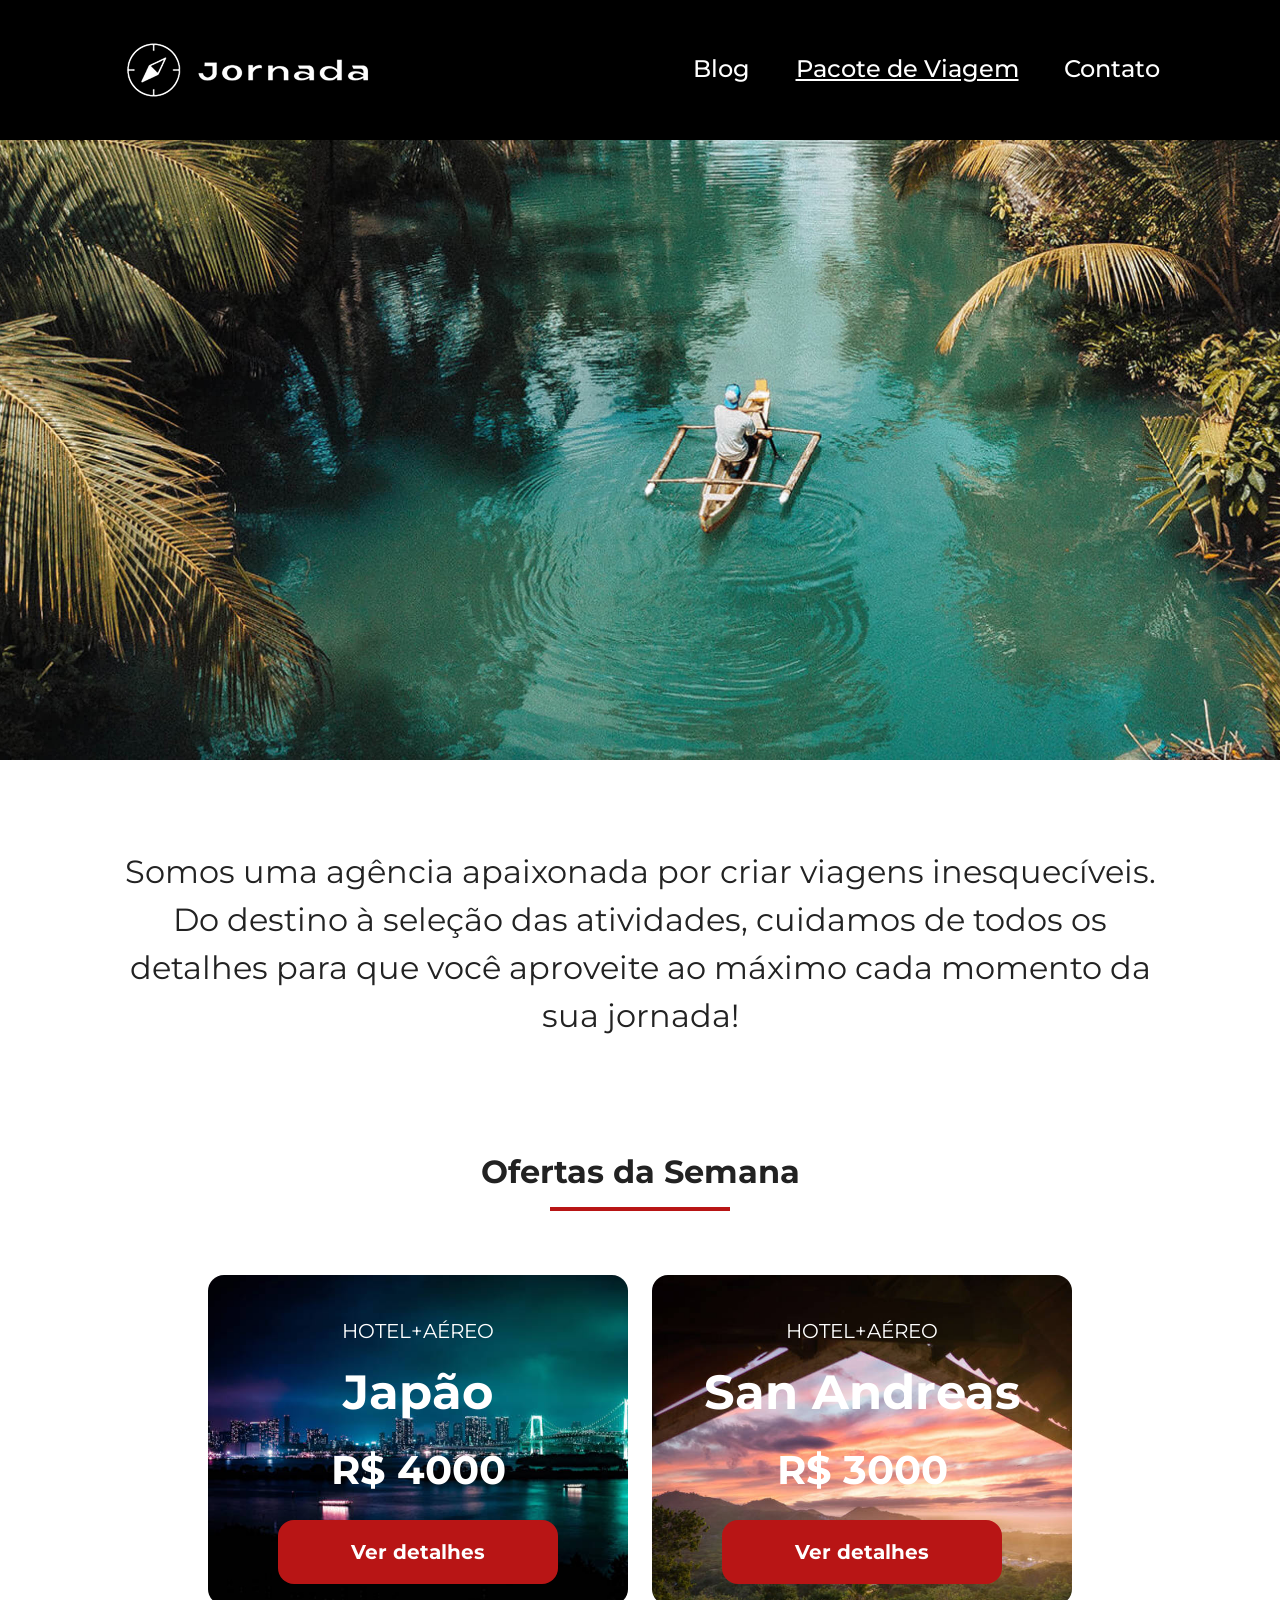
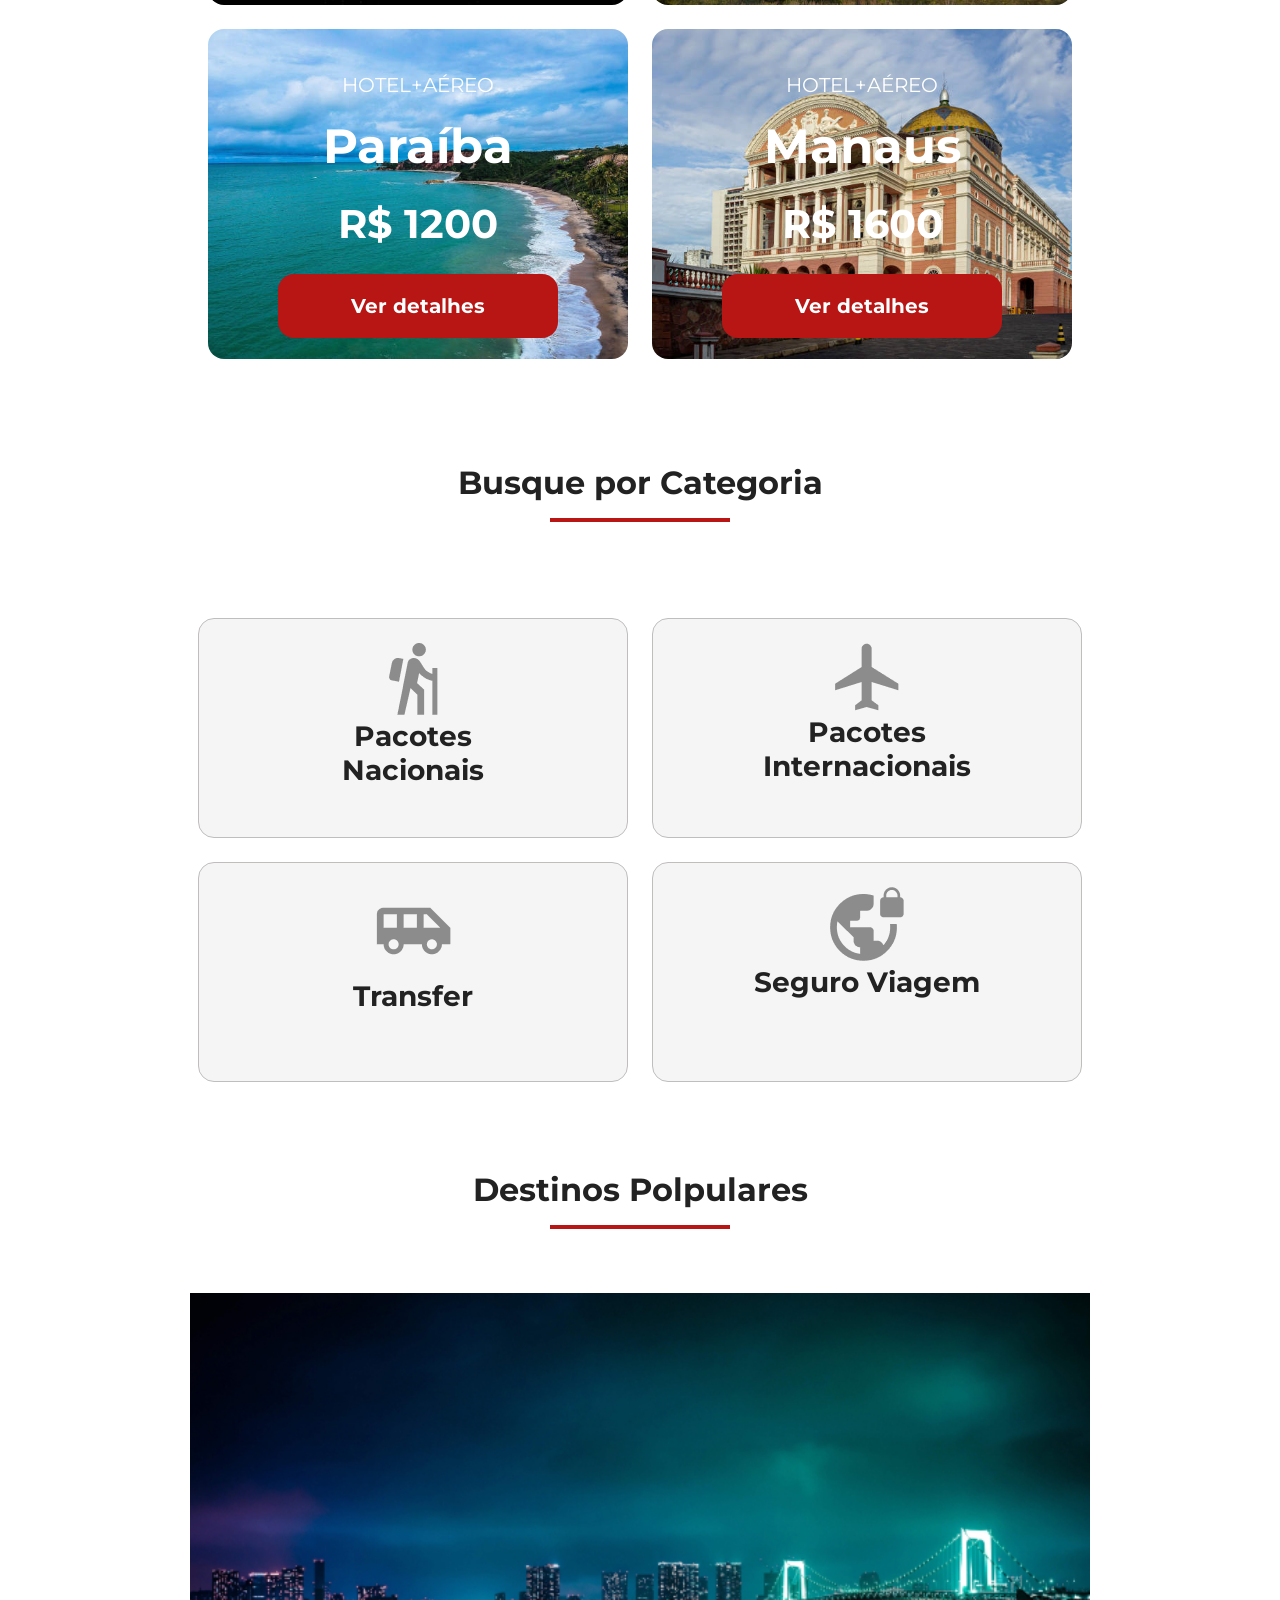
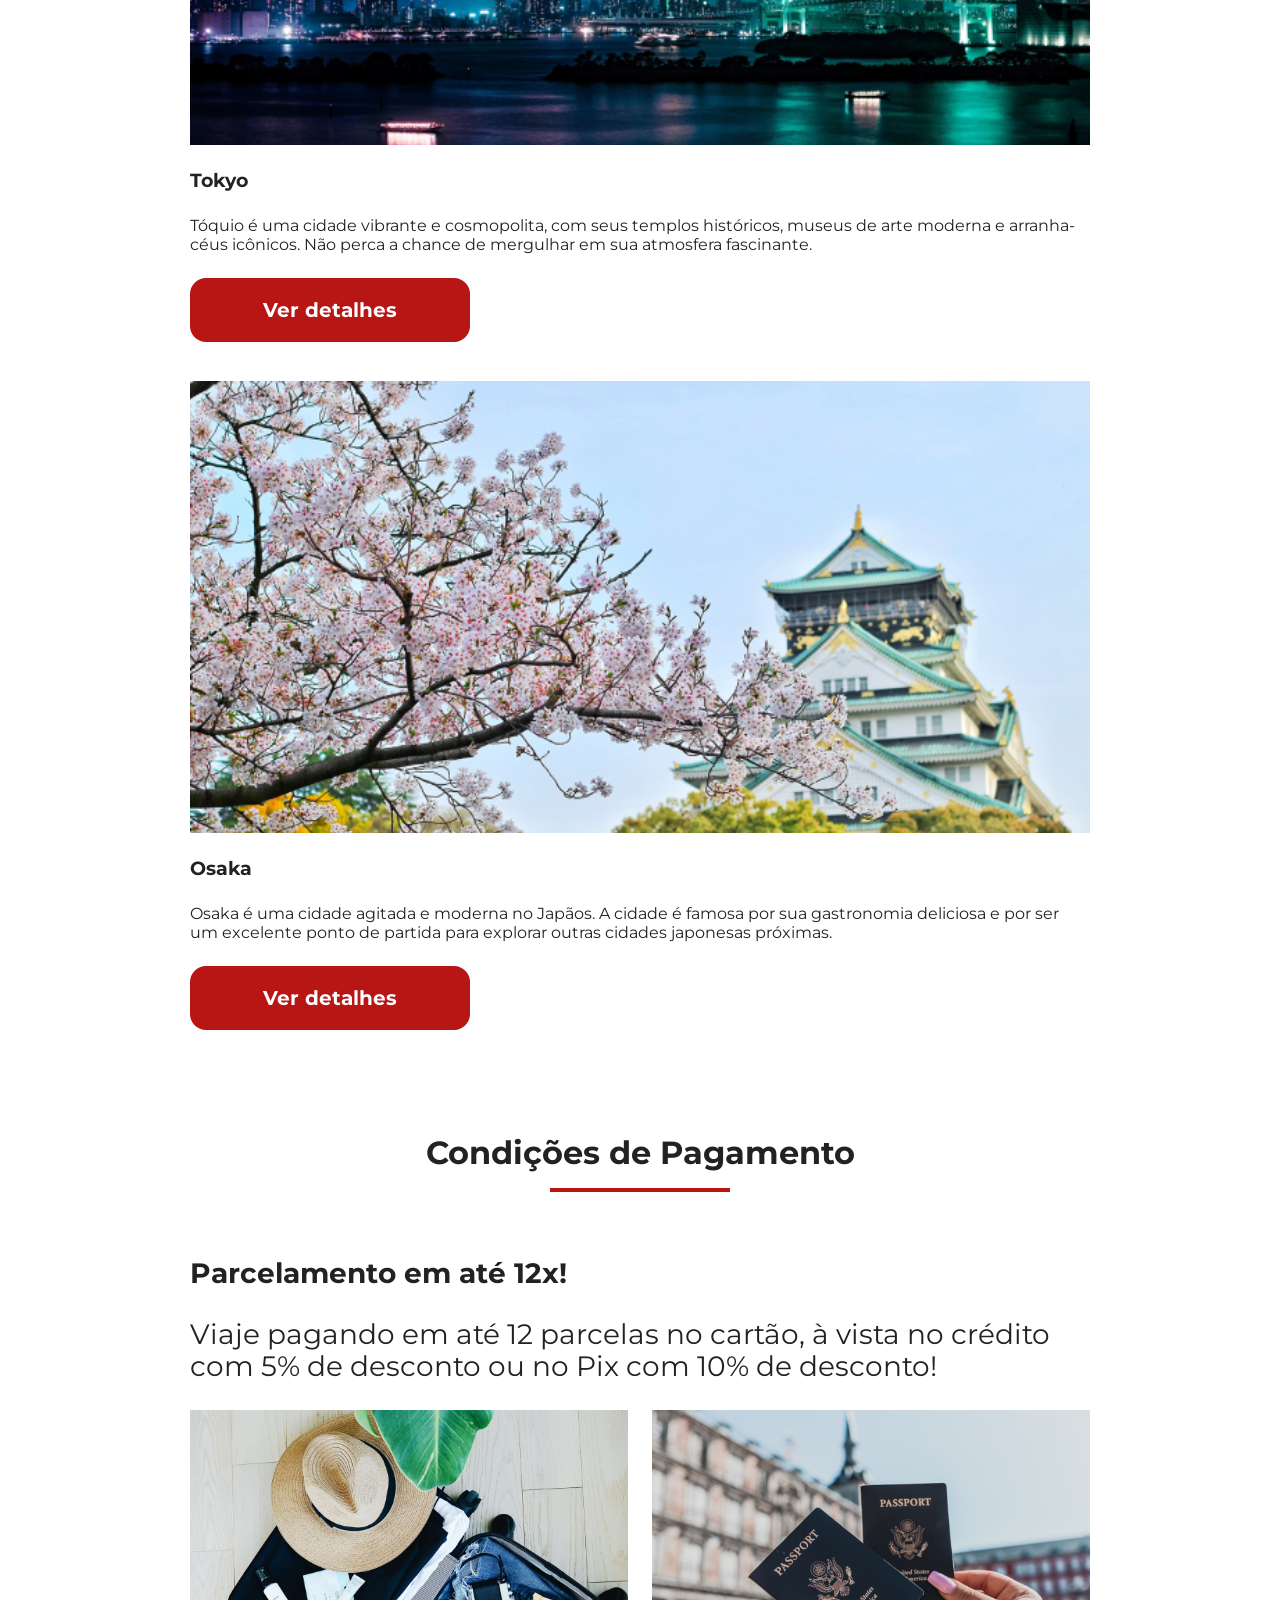
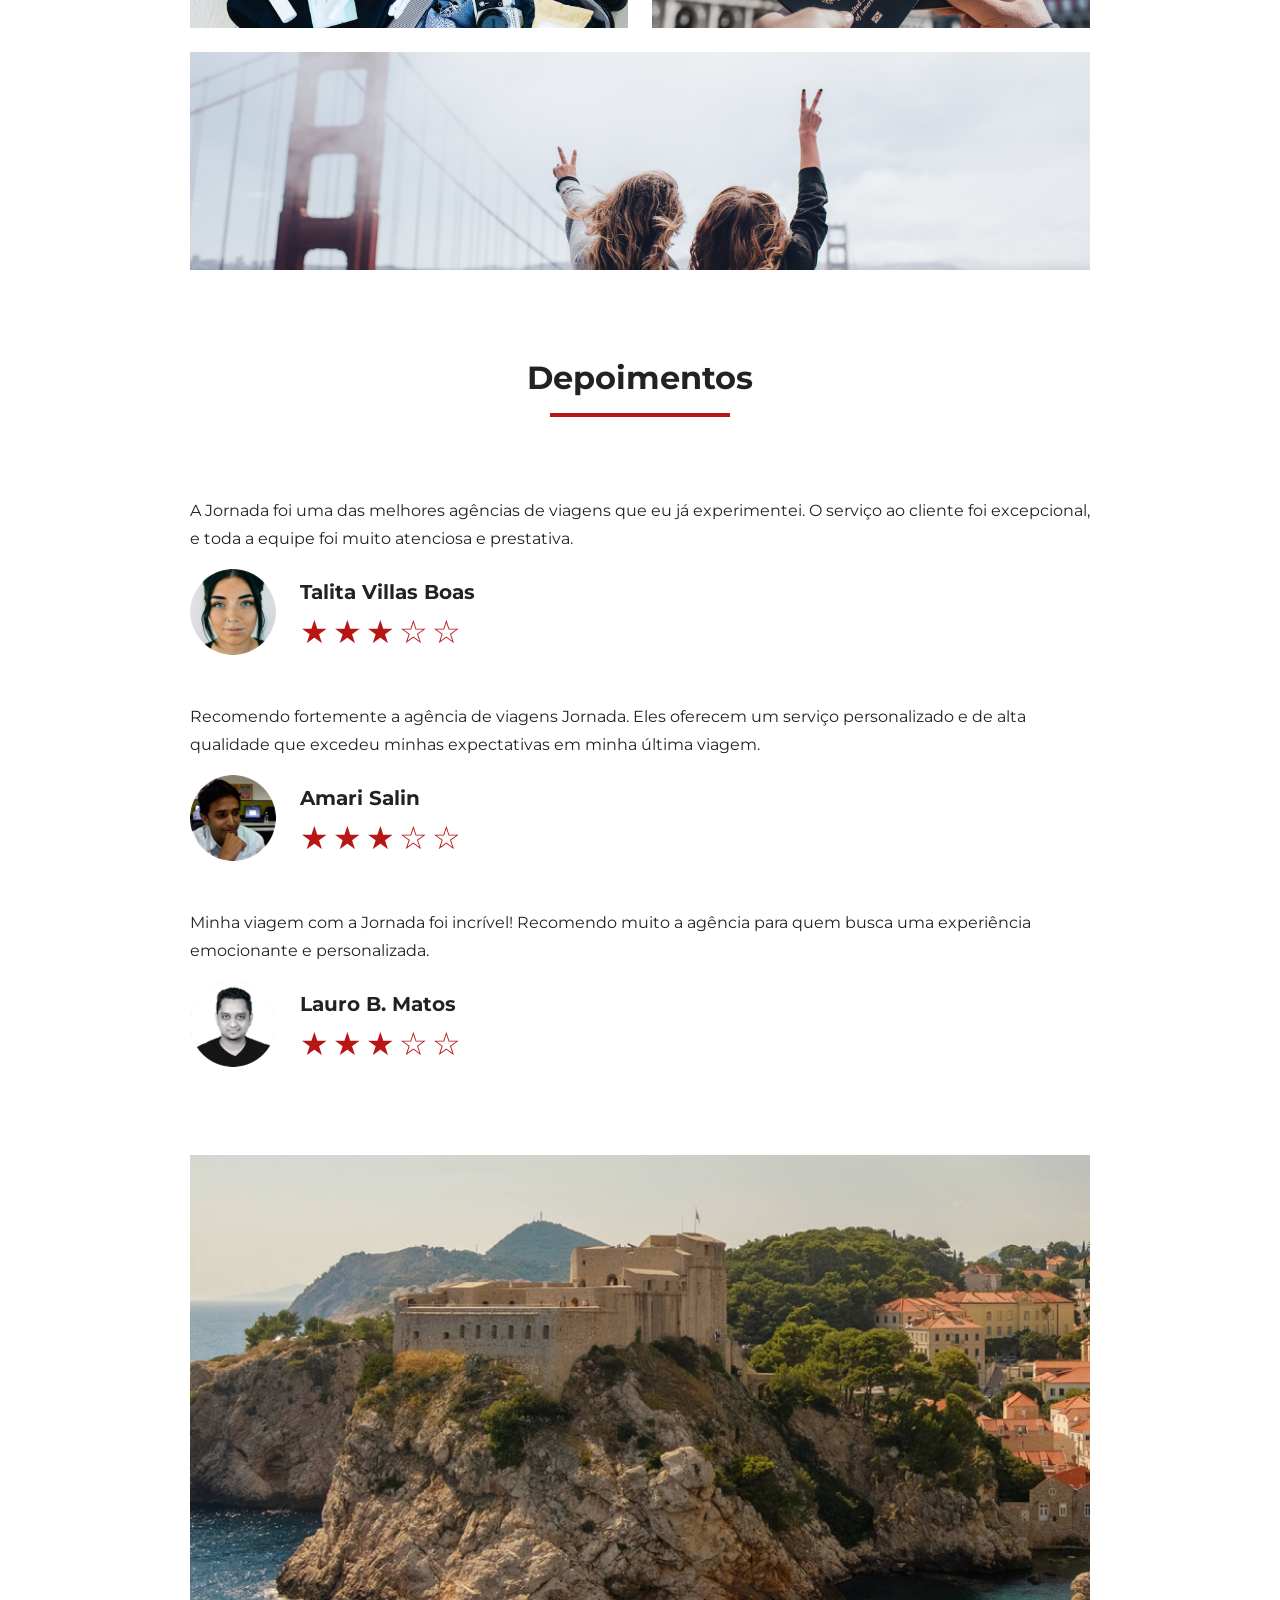
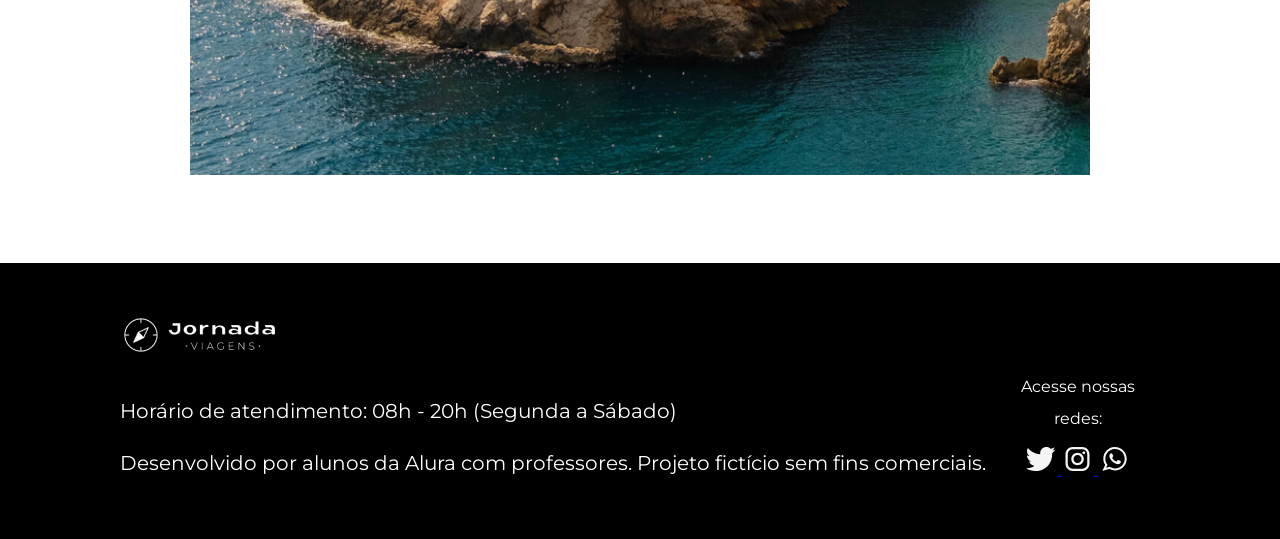
<file: index.html>
<!doctype html><html lang="pt-br">
  <head>
    <meta charset="UTF-8" />
    <meta name="viewport" content="width=device-width, initial-scale=1.0" />
    <meta name="description" content="Jornada Viagens,uma agência apaixonada por criar viagens inesquecíveis.">
    <meta name="og:title" content="Jornada Viagens">
    <meta name="og:description"
      content="Jornada Viagens,uma agência apaixonada por criar viagens inesquecíveis">
    <meta name="og:image"
      content="https://Lua233.github.io/jornada-viagens/assets/logo-footer.png">
    <meta name="og:type" content="website">
    <meta name="og:url"
      content="https://lua233.github.io/Jornada-viagens/">
    <link rel="stylesheet" href="css/styles.css" />
    <title>Jornada Viagens</title>
    <link rel="shortcut icon" href="./assets/favico-branco.svg" type="image/x-icon">
  </head>
  <body>
    <header class="main-header">
      <a class="logo" href="index.html" title="Voltar para página inicial">
        <img class="img-mobile" src="assets/bussola_jornada_branca.png" alt="Bússola do logo Jornada Viagens na cor branca"/>
        <img class="img-desktop" src="assets/bussola-texto-jornada-branco.png" alt="Logo Jornada Viagens na cor branca">
      </a>
        <div class="navegation-menu">
          <label for="menu">
            <img src="assets/menu.png" alt="Menu" />
          </label>
          <input type="checkbox" id="menu" hidden />
          <nav>
            <ul class="list-links">
              <li>
                <a href="blog.html" target="_blank" title="Acessar Blog">Blog</a>
              </li>
              <li>
                <a class="active" href="pacotesviagens.html" target="_blank" title="Acessar Pacotes de Viagem">Pacote de Viagem</a>
              </li>
              <li>
                <a href="contato.html" target="_blank" title="Acessar Contato">Contato</a>
              </li>
            </ul>
          </nav>
        </div>
    </header>
    <section class="hero">
      <div class="hero-img"></div>
      <h2>Somos uma agência apaixonada por criar viagens inesquecíveis. Do destino
        à seleção das atividades, cuidamos de todos os detalhes para que você
        aproveite ao máximo cada momento da sua jornada!
      </h2>
    </section>
    <div class="section-title">
      <h2>Ofertas da Semana</h2>
      <hr />
    </div>
    <section class="offers">
      <!-- <div class="section-title">
        <h2>Ofertas da Semana</h2>
        <hr />
      </div> -->
      <div class="offers-cards">
        <article class="card japao">
          <header>
            <p>HOTEL+AÉREO</p>
            <h3>Japão <br/>
              <span>R$ 4000</span>
            </h3>
          </header>
          <footer>
            <a href="#" class="button">Ver detalhes</a>
          </footer>
        </article>
      </div>
      <div class="offers-cards">
        <article class="card san-andreas">
          <header>
            <p>HOTEL+AÉREO</p>
            <h3>San Andreas<br/>
              <span>R$ 3000</span>
            </h3>
          </header>
          <footer>
            <a href="#" class="button">Ver detalhes</a>
          </footer>
        </article>
      </div>
      <div class="offers-cards">
        <article class="card paraiba">
          <header>
            <p>HOTEL+AÉREO</p>
            <h3>Paraíba<br/>
              <span>R$ 1200</span>
            </h3>
          </header>
          <footer>
            <a href="#" class="button">Ver detalhes</a>
          </footer>
        </article>
      </div>
      <div class="offers-cards">
        <article class="card manaus">
          <header>
            <p>HOTEL+AÉREO</p>
            <h3>Manaus<br/>
              <span>R$ 1600</span>
            </h3>
          </header>
          <footer>
            <a href="#" class="button">Ver detalhes</a>
          </footer>
        </article>
      </div>
    </section>
    <section class="categories">
      <div class="section-title">
        <h2>Busque por Categoria</h2>
        <hr />
      </div>
      <div class="categories-cards">
        <a class="card" href="#" target="_blank" title="Busque pela categoria Pacotes Nacionais">
          <img src="assets/icone-caminhada.png" alt="Ícone cinza representando uma pessoa fazendo tracking">
          <h3 class="content-title">Pacotes<br/>Nacionais</h3>
        </a>
        <a class="card" href="#" target="_blank" title="Busque pela categoria Pacotes Internacionais">
          <img src="assets/icone-aviao.png" alt="ícone cinza representando um avião">
          <h3 class="content-title">Pacotes<br/>Internacionais</h3>
        </a>
        <a class="card single-line transfer" href="#" target="_blank" title="Busque pela categoria Transfer">
          <img src="assets/icone-onibus.png" alt="ícone cinza representando um ônibus">
          <h3 class="content-title">Transfer</h3>
        </a>
        <a class="card single-line" href="#" target="_blank" title="Busque pela categoria Seguro Viagem">
          <img src="assets/icone-planeta.png" alt="ícone cinza representando o planeta terra com um cadeado">
          <h3 class="content-title">Seguro Viagem</h3>
        </a>
      </div>
    </section>
    <div class="section-title">
        <h2>Destinos Polpulares</h2>
        <hr />
    </div>
    <section class="destinations">
      <!-- <div class="section-title">
        <h2>Destinos Polpulares</h2>
        <hr />
      </div> -->
      <div class="destination-items">
        <article class="item tokyo">
          <header>
              <div class="img-item"></div>
              <h3>Tokyo</h3>
          </header>
          <p >Tóquio é uma cidade vibrante e cosmopolita, com seus templos
              históricos, museus de arte moderna e arranha-céus icônicos. Não
              perca a chance de mergulhar em sua atmosfera fascinante.
          </p>
          <footer>
              <a href="#" class="button" target="_blank" title="Veja mais detalhes do destino Tokyo">Ver detalhes</a>
          </footer>
        </article>
      </div>
      <div class="destination-items">
        <article class="item osaka">
          <header>
            <div class="img-item"></div>
            <h3>Osaka</h3>
          </header>
          <p>Osaka é uma cidade agitada e moderna no Japãos. A cidade é famosa
            por sua gastronomia deliciosa e por ser um excelente ponto de
            partida para explorar outras cidades japonesas próximas.
          </p>
          <footer>
            <a href="#" class="button" target="_blank" title="Veja mais detalhes do destino Osaka">Ver detalhes</a>
          </footer>
        </article>
      </div>
    </section>
    <section class="payments">
      <div class="section-title">
        <h2>Condições de Pagamento</h2>
        <hr />
      </div>
      <div class="content-container">
        <div class="text-content">
          <h3 class="content-title">Parcelamento em até 12x!</h3>
          <p class="content-text">Viaje pagando em até 12 parcelas no cartão, à vista no crédito com 5% de desconto ou no Pix com 10% de desconto! </p>
        </div>
        <div class="image-gallery">
          <div class="image first"></div>
          <div class="image second"></div>
          <div class="image thirdy colspan-2"></div>
        </div>
      </div>
    </section>
    <section class="testimonials">
      <div class="section-title">
        <h2>Depoimentos</h2>
        <hr />
      </div>
      <div class="testimonial-container">
        <article>
          <header>
            <p>A Jornada foi uma das melhores agências de viagens que eu já
              experimentei. O serviço ao cliente foi excepcional, e toda a
              equipe foi muito atenciosa e prestativa.</p>
          </header>
          <footer>
            <img src="assets/avatar-talita.png" alt="imagem de perfil da cliente Talita Villas Boas">
            <div class="profile-content">
              <h3>Talita Villas Boas</h3>
              <div class="rating">
                <span class="star">★</span>
                <span class="star">★</span>
                <span class="star">★</span>
                <span class="star">☆</span>
                <span class="star">☆</span>
              </div>
            </div>
          </footer>
        </article>
        <article>
          <header>
            <p>Recomendo fortemente a agência de viagens Jornada. Eles oferecem
              um serviço personalizado e de alta qualidade que excedeu minhas
              expectativas em minha última viagem.</p>
          </header>
          <footer>
            <img src="./assets/avatar-amari.png" alt="imagem de perfil da cliente Amari Salin">
            <div class="profile-content">
              <h3>Amari Salin</h3>
              <div class="rating">
                <span class="star">★</span>
                <span class="star">★</span>
                <span class="star">★</span>
                <span class="star">☆</span>
                <span class="star">☆</span>
              </div>
            </div>
          </footer>
        </article>
        <article>
          <header>
            <p>Minha viagem com a Jornada foi incrível! Recomendo muito a agência
              para quem busca uma experiência emocionante e personalizada.</p>
          </header>
          <footer>
            <img src="./assets/avatar-lauro.png" alt="imagem de perfil da cliente Lauro B. Matos">
            <div class="profile-content">
              <h3>Lauro B. Matos</h3>
              <div class="rating">
                <span class="star">★</span>
                <span class="star">★</span>
                <span class="star">★</span>
                <span class="star">☆</span>
                <span class="star">☆</span>
              </div>
            </div>
          </footer>
        </article>
      </div>
    </section>
    <section class="bottom-hero">
      <div class="footer-img"></div>
    </section>
    <footer class="main-footer">
      <div class="footer-content">
        <img src="./assets/logo-footer.png" alt="logo completo Jornada Viagens">
        <p>Horário de atendimento: 08h - 20h (Segunda a Sábado)</p>
        <p>Desenvolvido por alunos da Alura com professores. Projeto fictício sem fins comerciais.</p>
      </div>
      <div class="footer-social">
        <p>Acesse nossas redes:</p>
        <a href="#" target="_blank" title="Acesse o Twitter do Jornada Viagens">
          <img src="./assets/icone-twitter.svg" alt="icone do Twitter na cor branca">
        </a>
        <a href="#" target="_blank" title="Acesse o Instagram do Jornada Viagens">
          <img src="./assets/icone-instagram.svg" alt="icone do Twitter na cor branca">
        </a>
        <a href="#" target="_blank" title="Acesse o WhatsApp do Jornada Viagens">
          <img src="./assets/icone-whatsapp.svg" alt="icone do WhatsApp na cor branca">
        </a>
      </div>
    </footer>
  </body></html>
</file>
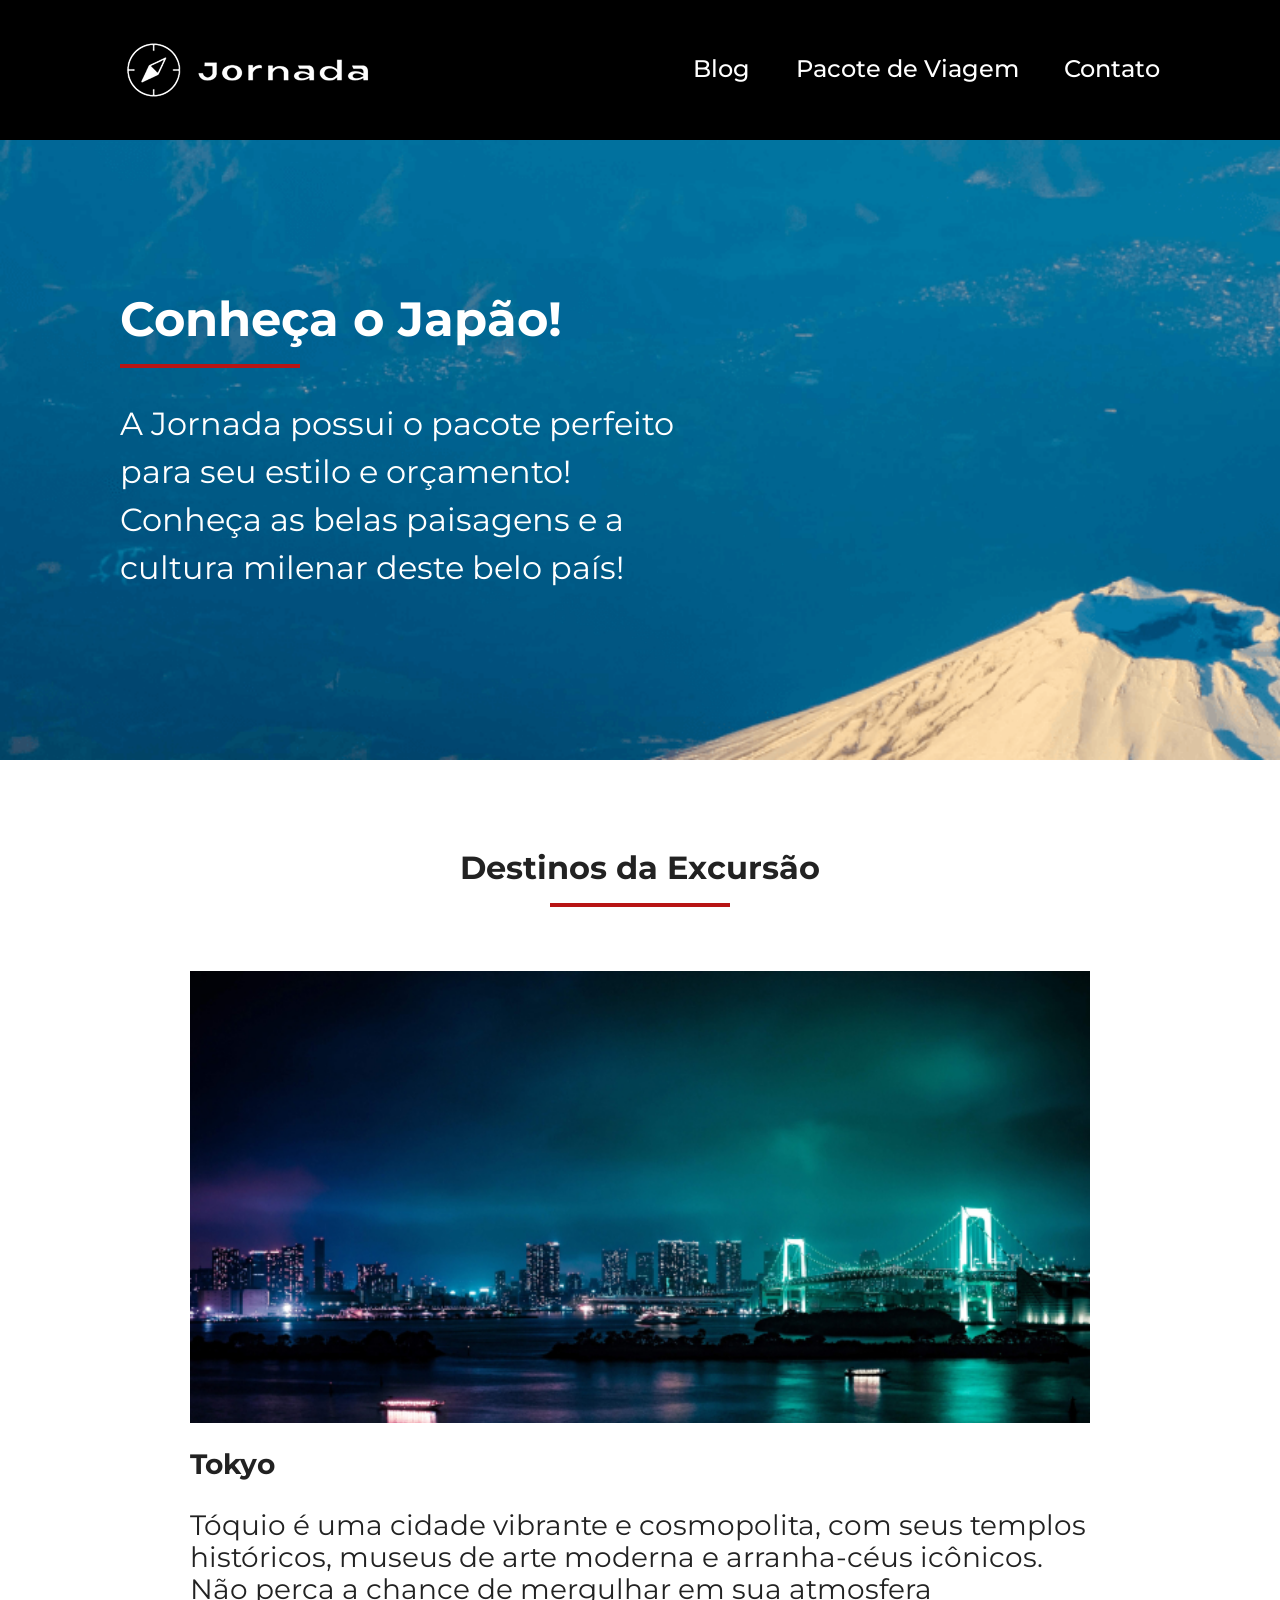
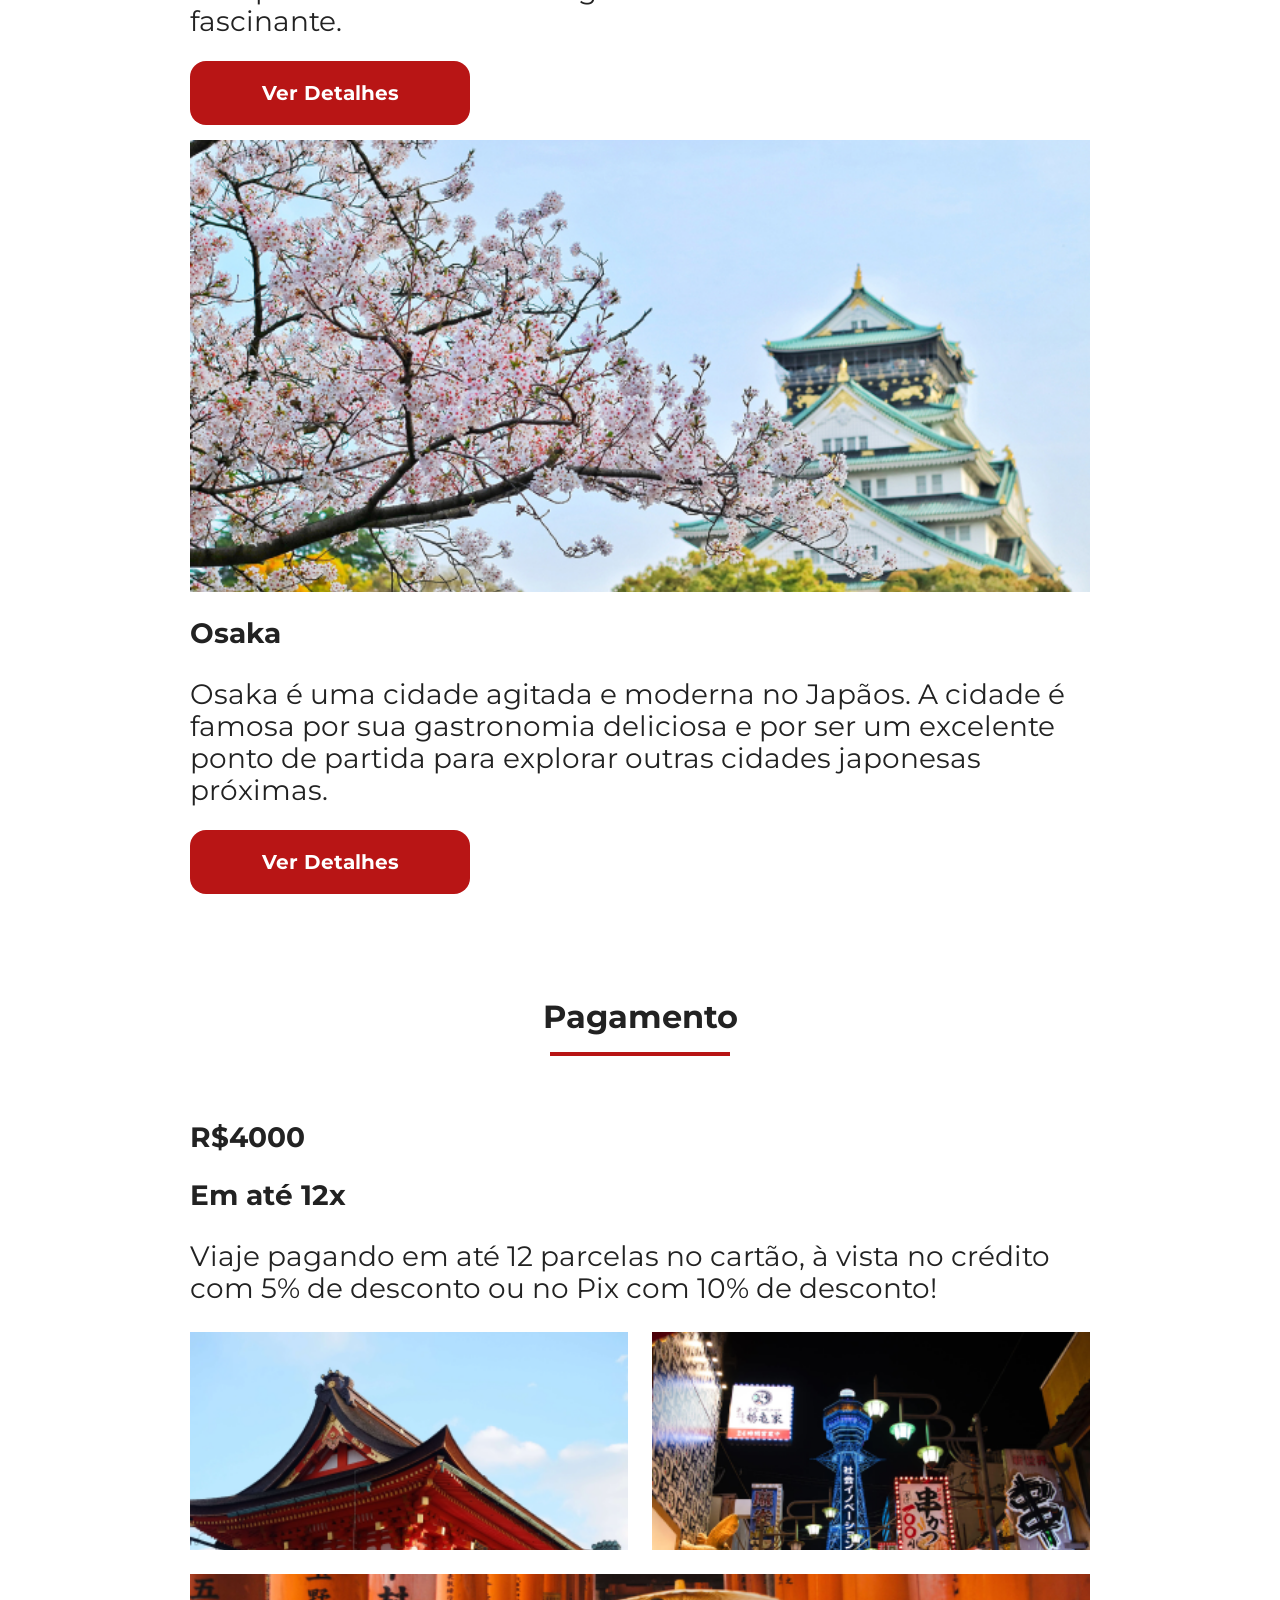
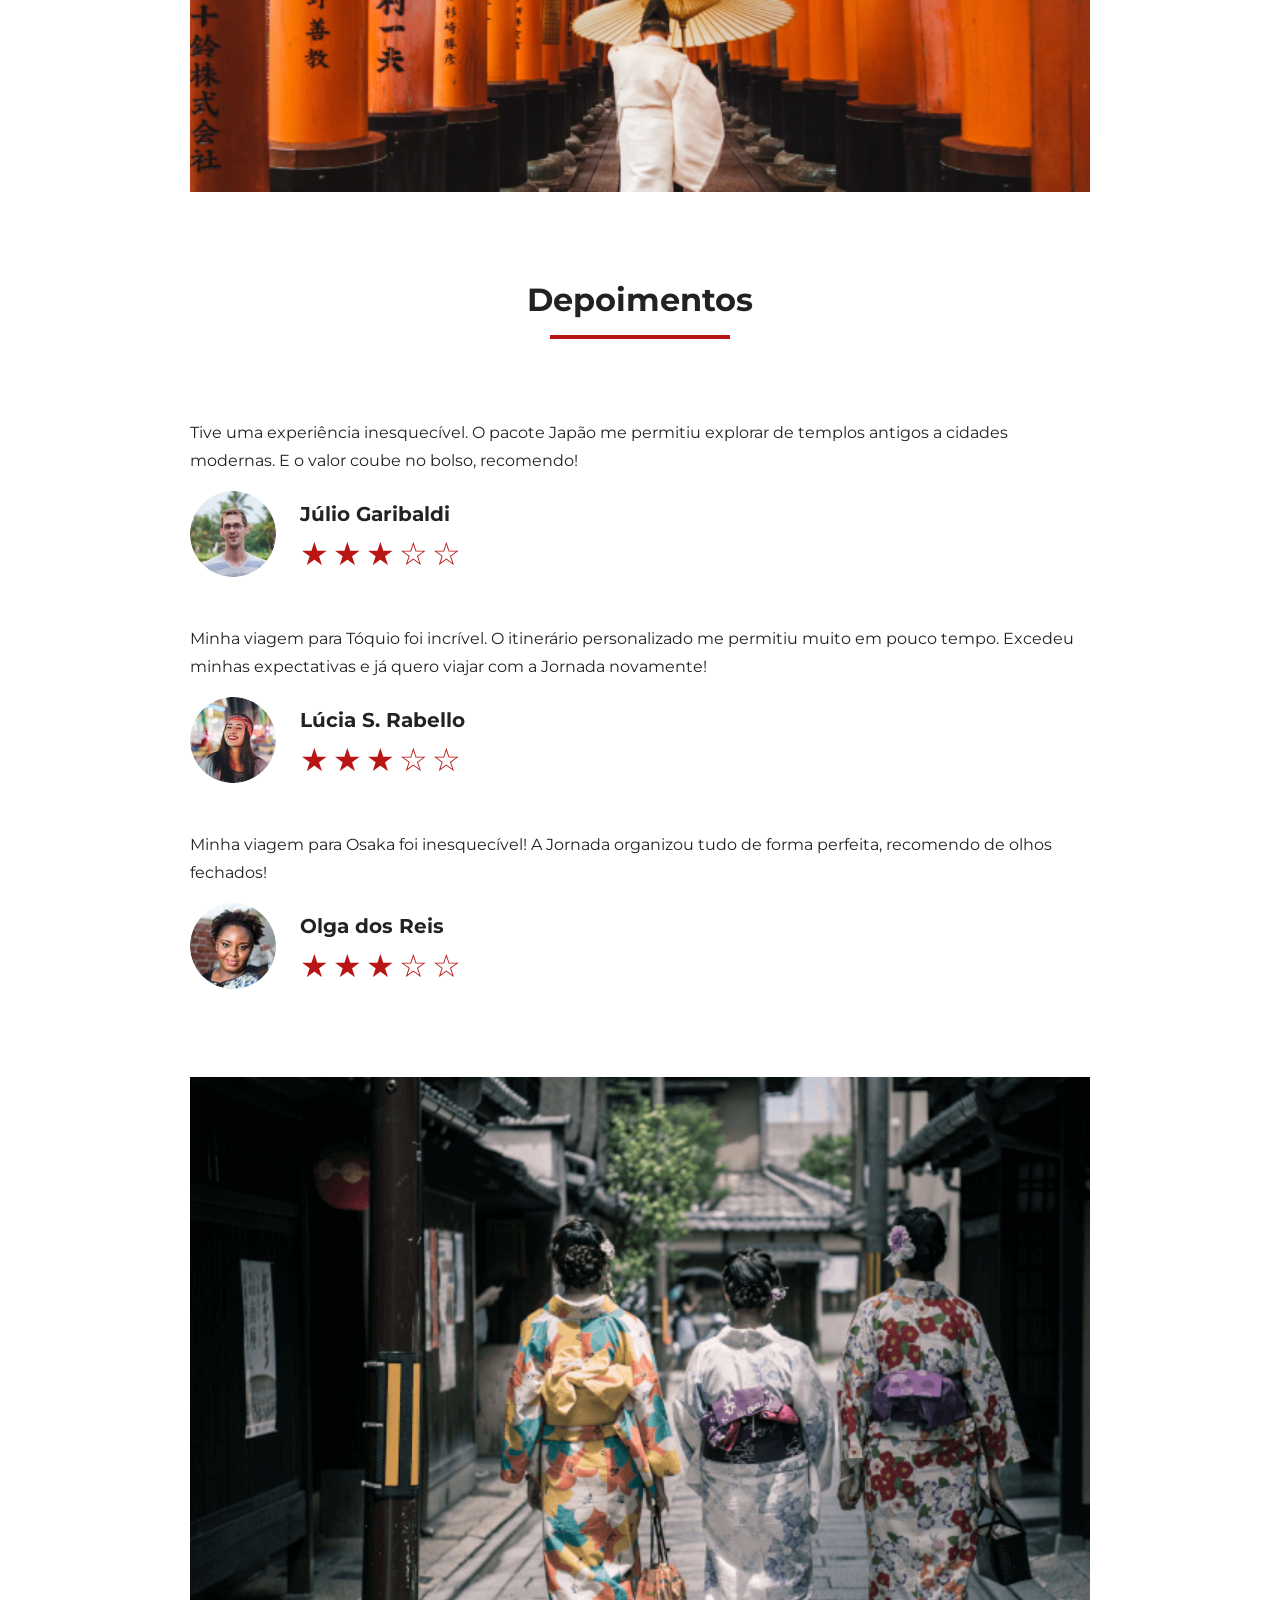
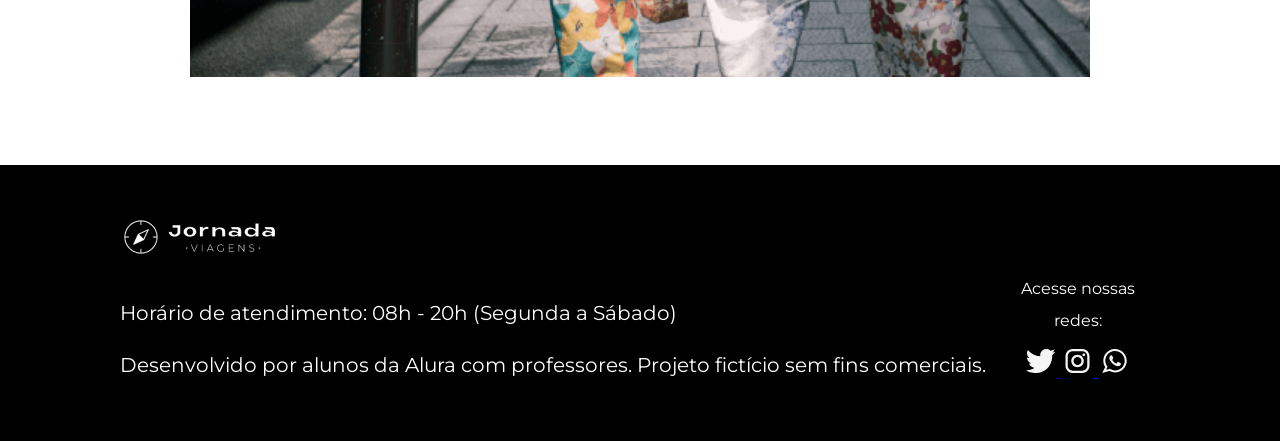
<file: pacotesviagens.html>
<!DOCTYPE html>
<html lang="pt-br">
<head>
    <meta charset="UTF-8">
    <meta name="viewport" content="width=device-width, initial-scale=1.0">
    <meta
      name="description" content="Jornada Viagens,uma agência apaixonada por criar viagens inesquecíveis"
    />
    <meta name="og:title" content="Jornada Viagens"/>
    <meta name="og:description" content="Jornada Viagens,uma agência apaixonada por criar viagens inesquecíveis"
    />
    <meta name="og:image" content="https://Lua233.github.io/jornada-viagens/assets/logo-footer.png"/>
    <meta name="og:type" content="website"/>
    <meta name="og:url" content="https://Lua233.github.io/jornada-viagens"/>
    <link rel="shortcut icon" href="./assets/favico-branco.svg" type="image/x-icon">
    <link rel="stylesheet" href="css/styles.css" />
    <title>Pacotes de Viagens</title>
</head>
<body>
    <header class="main-header">
      <a class="logo" href="index.html" title="Voltar para página inicial">
        <img class="img-mobile" src="assets/bussola_jornada_branca.png" alt="Bússola do logo Jornada Viagens na cor branca"/>
        <img class="img-desktop" src="assets/bussola-texto-jornada-branco.png" alt="Logo Jornada Viagens na cor branca">
      </a>
        <div class="navegation-menu">
          <label for="menu">
            <img src="assets/menu.png" alt="Menu" />
          </label>
          <input type="checkbox" id="menu" hidden />
          <nav>
            <ul class="list-links">
              <li>
                <a href="blog.html" target="_blank" title="Acessar Blog">Blog</a>
              </li>
              <li>
                <a href="pacotesviagens.html" target="_blank" title="Acessar Pacotes de Viagem">Pacote de Viagem</a>
              </li>
              <li>
                <a href="contato.html" target="_blank" title="Acessar Contato">Contato</a>
              </li>
            </ul>
          </nav>
        </div>
    </header>
    <section class="travel-packages hero">
      <div class="hero-img">
        <div class="hero-content">
          <h1>Conheça o Japão!</h1>
          <hr />
          <p>
            A Jornada possui o pacote perfeito para seu estilo e orçamento!
            Conheça as belas paisagens e a cultura milenar deste belo país!
          </p>
        </div>
      </div>
    </section>
    <div class="section-title">
        <h2>Destinos da Excursão</h2>
        <hr/>
      </div>
    <section class="travel-packages destinations">
      <!--<div class="section-title">
        <h2>Destinos da Excursão</h2>
        <hr/>
      </div> -->
      <div class="destination-items">
        <article class="item tokyo">
          <header>
            <div class="img-item"></div>
            <h3 class="content-title">Tokyo</h3>
          </header>
          <p class="content-text">Tóquio é uma cidade vibrante e cosmopolita, com seus templos
            históricos, museus de arte moderna e arranha-céus icônicos. Não
            perca a chance de mergulhar em sua atmosfera fascinante.
          </p>
          <footer>
            <a href="#" class="button" target="_blank" title="Veja mais detalhes do destino Tokyo">Ver Detalhes</a>
          </footer>
        </article>
        <article class="item osaka">
          <header>
            <div class="img-item"></div>
            <h3 class="content-title">Osaka</h3>
          </header>
          <p class="content-text">Osaka é uma cidade agitada e moderna no Japãos. A cidade é famosa
            por sua gastronomia deliciosa e por ser um excelente ponto de
            partida para explorar outras cidades japonesas próximas.
          </p>
          <footer>
            <a href="#" class="button" target="_blank" title="Veja mais detalhes do destino Osaka">Ver Detalhes</a>
          </footer>
        </article>
      </div>
    </section>
    <section class="travel-packages payments">
      <div class="section-title">
        <h2>Pagamento</h2>
        <hr/>
      </div>
      <div class="content-container">
        <div class="text-content">
          <h3 class="content-title">R$4000</h3>
          <h3 class="content-title">Em até 12x</h3>
          <p class="content-text">Viaje pagando em até 12 parcelas no cartão, à vista no crédito com
            5% de desconto ou no Pix com 10% de desconto!
          </p>
        </div>
        <div class="image-gallery">
          <div class="image first"></div>
          <div class="image second"></div>
          <div class="image thirdy colspan-2"></div>
        </div>
      </div>
    </section>
    <section class="testimonials">
      <div class="section-title">
        <h2>Depoimentos</h2>
        <hr/>
      </div>
      <div class="testimonial-container">
        <article>
          <header>
            <p>Tive uma experiência inesquecível. O pacote Japão me permitiu
              explorar de templos antigos a cidades modernas. E o valor coube no
              bolso, recomendo!
            </p>
          </header>
          <footer>
            <img src="./assets/avatar-julio.png" alt="imagem de perfil do cliente Júlio Garibaldi">
            <div class="profile-content">
              <h3>Júlio Garibaldi</h3>
              <div class="rating">
                <span class="star">★</span>
                <span class="star">★</span>
                <span class="star">★</span>
                <span class="star">☆</span>
                <span class="star">☆</span>
              </div>
            </div>
          </footer>
        </article>
        <article>
          <header>
            <p>
              Minha viagem para Tóquio foi incrível. O itinerário personalizado
              me permitiu muito em pouco tempo. Excedeu minhas expectativas e já
              quero viajar com a Jornada novamente!
            </p>
          </header>
          <footer>
            <img src="./assets/avatar-lucia.png" alt="imagem de perfil da cliente Lúcia S. Rabello">
            <div class="profile-content">
              <h3>Lúcia S. Rabello</h3>
              <div class="rating">
                <span class="star">★</span>
                <span class="star">★</span>
                <span class="star">★</span>
                <span class="star">☆</span>
                <span class="star">☆</span>
              </div>
            </div>
          </footer>
        </article>
        <article>
          <header>
            <p>
              Minha viagem para Osaka foi inesquecível! A Jornada organizou tudo
              de forma perfeita, recomendo de olhos fechados!
            </p>
          </header>
          <footer>
            <img src="./assets/avatar-olga.png" alt="imagem de perfil da cliente Olga dos Reis">
            <div class="profile-content">
              <h3>Olga dos Reis</h3>
              <div class="rating">
                <span class="star">★</span>
                <span class="star">★</span>
                <span class="star">★</span>
                <span class="star">☆</span>
                <span class="star">☆</span>
              </div>
            </div>
          </footer>
        </article>
      </div>
    </section>
    <section class="travel-packages bottom-hero">
      <div class="hero-img"></div>
    </section>
    <footer class="main-footer">
      <div class="footer-content">
        <img src="./assets/logo-footer.png" alt="logo completo Jornada Viagens">
        <p>Horário de atendimento: 08h - 20h (Segunda a Sábado)</p>
        <p>Desenvolvido por alunos da Alura com professores. Projeto fictício sem fins comerciais.</p>
      </div> 
      <div class="footer-social">
        <p>Acesse nossas redes:</p>
        <a href="#" target="_blank" title="Acesse o Twitter do Jornada Viagens">
          <img src="./assets/icone-twitter.svg" alt="icone do Twitter na cor branca">
        </a>
        <a href="#" target="_blank" title="Acesse o Instagram do Jornada Viagens">
          <img src="./assets/icone-instagram.svg" alt="icone do Instagram na cor branca">
        </a>
        <a href="#" target="_blank" title="Entre em contato através do whatsapp">
          <img src="./assets/icone-whatsapp.svg" alt="icone do WhatsApp na cor branca">
        </a>
      </div>
    </footer>
</body>
</html>
</file>
<file: css/styles.css>
@import url(global.css);
@import url(header.css);
@import url(hero.css);
@import url(offers.css);
@import url(categories.css);
@import url(destinations.css);
@import url(payments.css);
@import url(testemonials.css);
@import url(footer.css);
</file>
